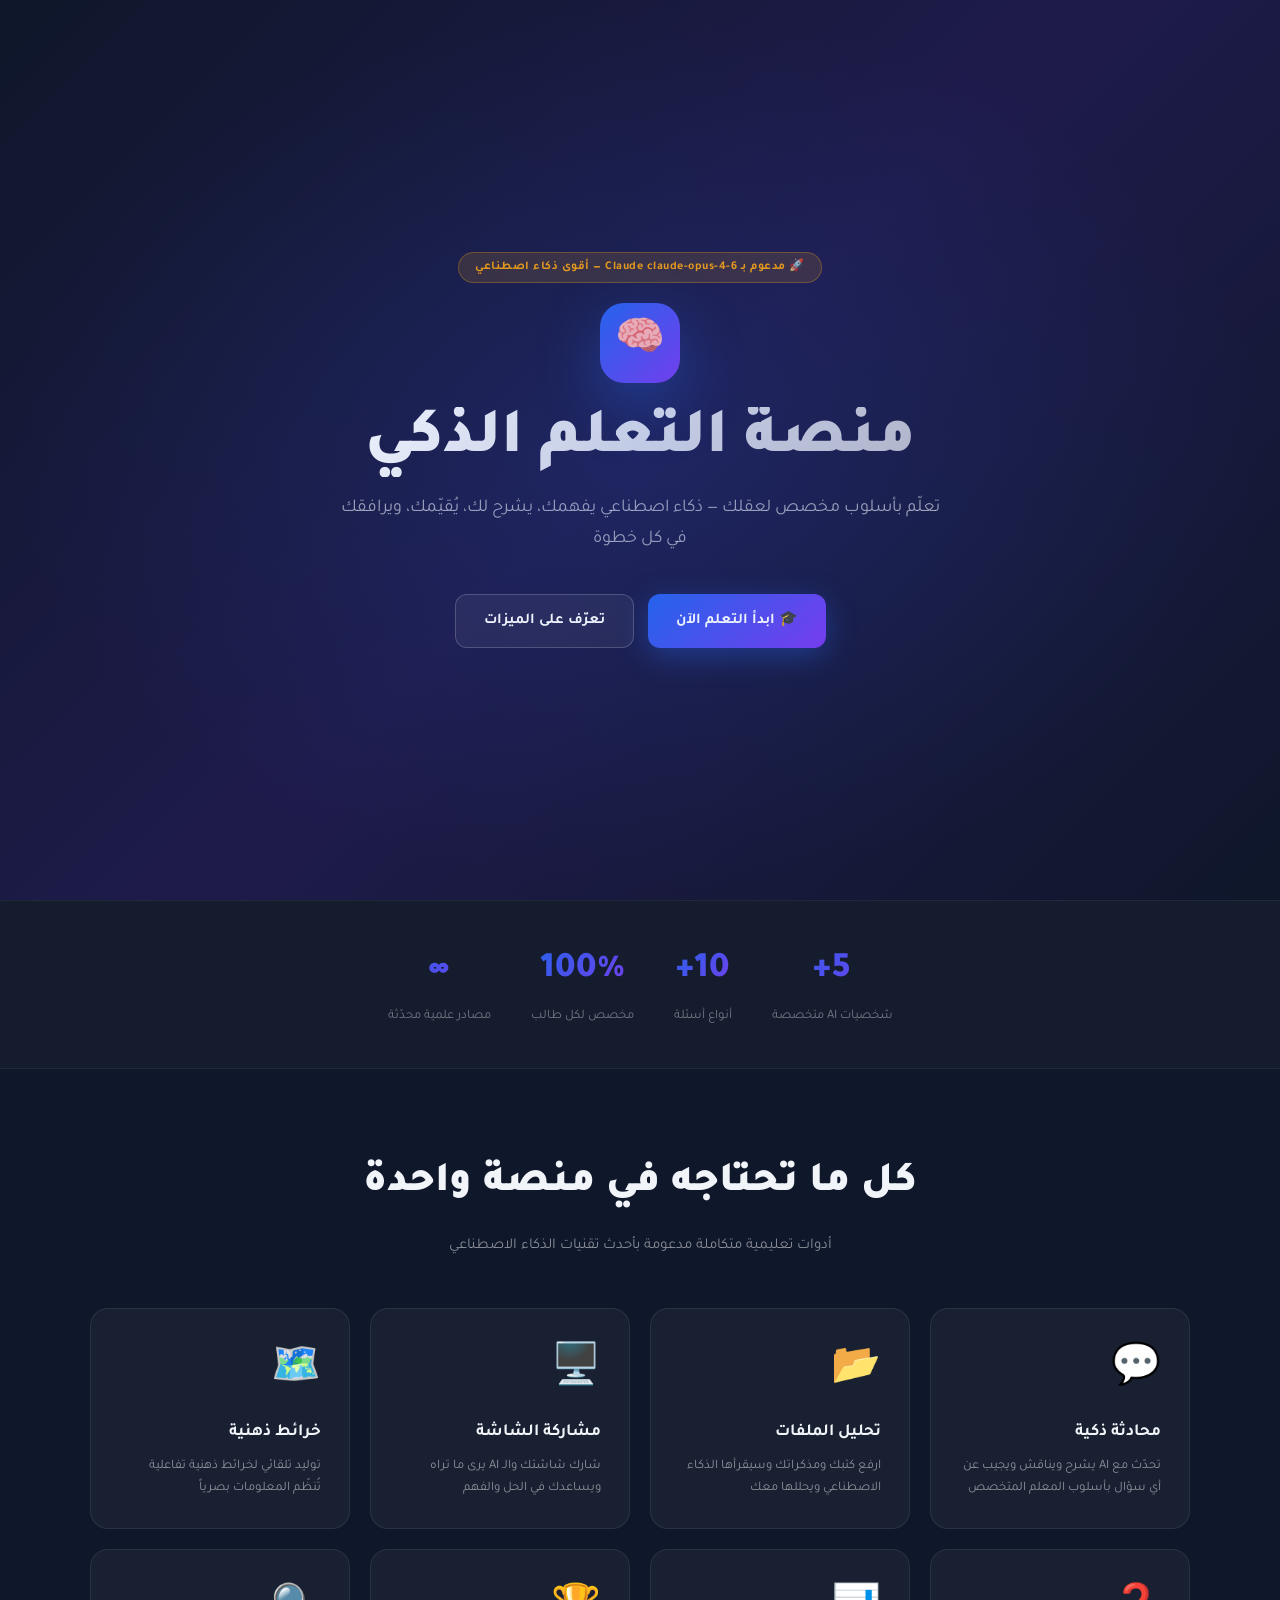
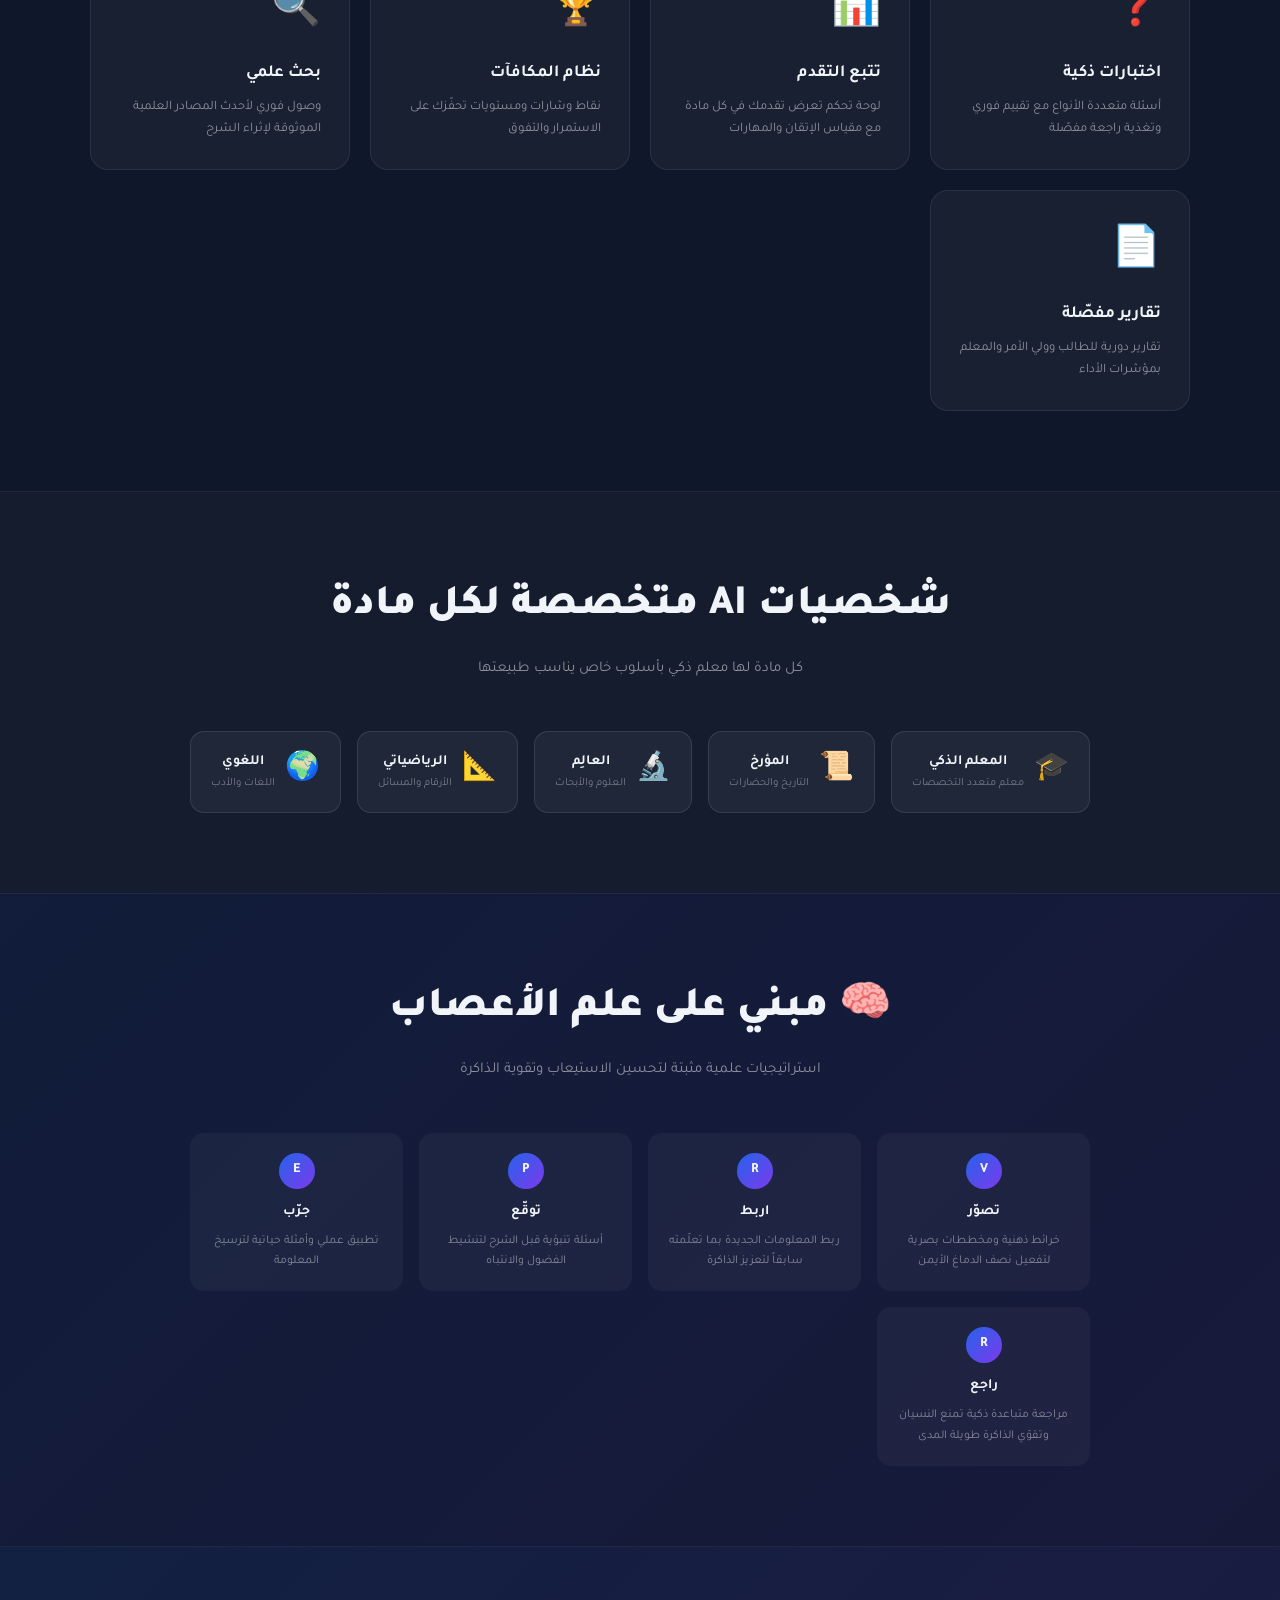
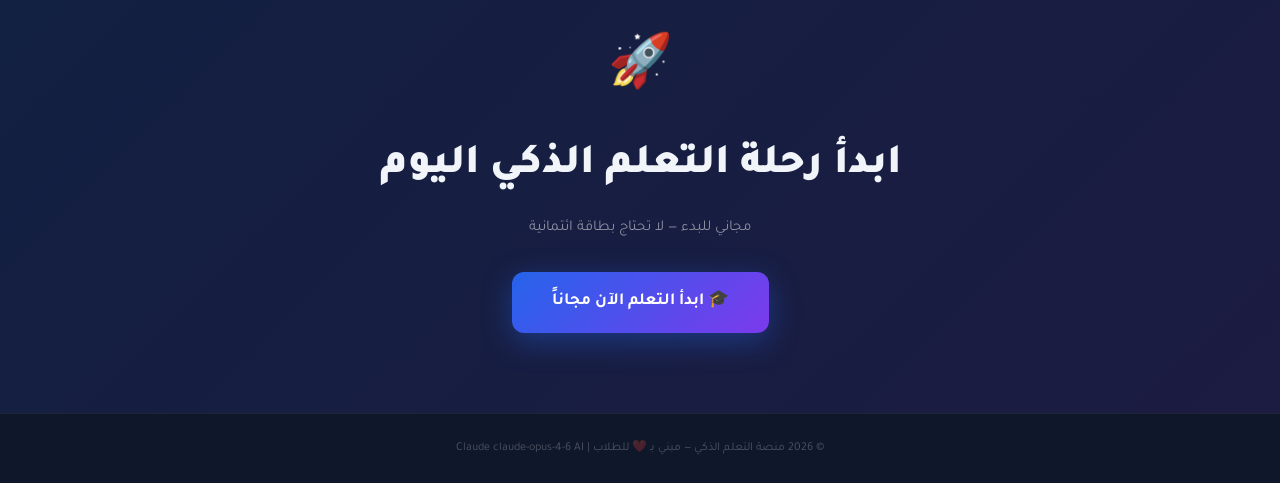
<file: index.html>
<!DOCTYPE html>
<html lang="ar" dir="rtl">
<head>
<meta charset="UTF-8">
<meta name="viewport" content="width=device-width, initial-scale=1.0">
<title>AI Edu — منصة التعلم الذكي</title>
<link href="https://fonts.googleapis.com/css2?family=Tajawal:wght@300;400;700;900&display=swap" rel="stylesheet">
<style>
*,*::before,*::after{box-sizing:border-box;margin:0;padding:0}
html{direction:rtl;scroll-behavior:smooth}
body{font-family:'Tajawal',sans-serif;background:#0f172a;color:#f1f5f9;line-height:1.7;overflow-x:hidden}
:root{--p:#2563eb;--s:#7c3aed;--a:#f59e0b}
.hero{min-height:100vh;background:linear-gradient(135deg,#0f172a 0%,#1e1b4b 50%,#0f172a 100%);display:flex;flex-direction:column;align-items:center;justify-content:center;text-align:center;padding:40px 20px;position:relative;overflow:hidden}
.hero::before{content:'';position:absolute;inset:0;background:radial-gradient(ellipse at center,rgba(37,99,235,.15) 0%,transparent 70%);pointer-events:none}
.logo{width:80px;height:80px;background:linear-gradient(135deg,var(--p),var(--s));border-radius:24px;display:flex;align-items:center;justify-content:center;font-size:40px;margin:0 auto 24px;box-shadow:0 20px 60px rgba(37,99,235,.4);animation:float 3s ease-in-out infinite}
@keyframes float{0%,100%{transform:translateY(0)}50%{transform:translateY(-12px)}}
.hero h1{font-size:clamp(32px,6vw,64px);font-weight:900;line-height:1.1;margin-bottom:16px;background:linear-gradient(135deg,#fff 0%,rgba(255,255,255,.7) 100%);-webkit-background-clip:text;-webkit-text-fill-color:transparent;background-clip:text}
.hero .sub{font-size:clamp(14px,2.5vw,18px);color:rgba(255,255,255,.6);max-width:600px;margin:0 auto 40px}
.cta-group{display:flex;gap:14px;justify-content:center;flex-wrap:wrap}
.btn{display:inline-flex;align-items:center;gap:8px;padding:13px 28px;border-radius:12px;font-family:inherit;font-size:15px;font-weight:700;cursor:pointer;border:none;text-decoration:none;transition:all .25s ease}
.btn-primary{background:linear-gradient(135deg,var(--p),var(--s));color:#fff;box-shadow:0 8px 30px rgba(37,99,235,.4)}
.btn-primary:hover{transform:translateY(-2px);box-shadow:0 12px 40px rgba(37,99,235,.5)}
.btn-outline{background:rgba(255,255,255,.06);color:#fff;border:1.5px solid rgba(255,255,255,.2)}
.btn-outline:hover{background:rgba(255,255,255,.12);border-color:rgba(255,255,255,.4)}
.badge{display:inline-block;background:rgba(245,158,11,.15);color:var(--a);border:1px solid rgba(245,158,11,.3);border-radius:99px;padding:4px 16px;font-size:12px;font-weight:700;letter-spacing:.5px;margin-bottom:20px}
/* Features */
.section{padding:80px 20px;text-align:center}
.section-title{font-size:clamp(26px,4vw,42px);font-weight:900;margin-bottom:12px}
.section-sub{color:rgba(255,255,255,.5);max-width:500px;margin:0 auto 50px;font-size:15px}
.features-grid{display:grid;grid-template-columns:repeat(auto-fit,minmax(260px,1fr));gap:20px;max-width:1100px;margin:0 auto}
.feature-card{background:rgba(255,255,255,.04);border:1px solid rgba(255,255,255,.08);border-radius:18px;padding:28px;text-align:right;transition:all .3s ease;cursor:default}
.feature-card:hover{background:rgba(255,255,255,.07);border-color:rgba(37,99,235,.4);transform:translateY(-6px)}
.f-icon{font-size:40px;margin-bottom:14px;display:block}
.f-title{font-size:17px;font-weight:700;margin-bottom:8px}
.f-desc{font-size:13px;color:rgba(255,255,255,.5);line-height:1.7}
/* Personas */
.personas{display:flex;gap:16px;justify-content:center;flex-wrap:wrap;margin-top:40px}
.persona{background:rgba(255,255,255,.05);border:1px solid rgba(255,255,255,.1);border-radius:14px;padding:16px 20px;display:flex;align-items:center;gap:10px;transition:.25s}
.persona:hover{border-color:var(--p);background:rgba(37,99,235,.1)}
.persona-emoji{font-size:28px}
.persona-text .name{font-weight:700;font-size:14px}
.persona-text .desc{font-size:11px;color:rgba(255,255,255,.4)}
/* Stats */
.stats{display:flex;justify-content:center;gap:40px;flex-wrap:wrap;padding:40px 20px;background:rgba(255,255,255,.02);border-top:1px solid rgba(255,255,255,.06);border-bottom:1px solid rgba(255,255,255,.06)}
.stat{text-align:center}
.stat-n{font-size:36px;font-weight:900;background:linear-gradient(135deg,var(--p),var(--s));-webkit-background-clip:text;-webkit-text-fill-color:transparent;background-clip:text}
.stat-l{font-size:13px;color:rgba(255,255,255,.4);margin-top:4px}
/* Brain science */
.brain-section{background:linear-gradient(135deg,rgba(37,99,235,.08),rgba(124,58,237,.08));border-top:1px solid rgba(255,255,255,.05);border-bottom:1px solid rgba(255,255,255,.05)}
.steps{display:grid;grid-template-columns:repeat(auto-fit,minmax(200px,1fr));gap:16px;max-width:900px;margin:0 auto}
.step{background:rgba(255,255,255,.04);border-radius:14px;padding:20px;text-align:center}
.step-num{width:36px;height:36px;background:linear-gradient(135deg,var(--p),var(--s));border-radius:50%;display:flex;align-items:center;justify-content:center;font-weight:800;font-size:14px;margin:0 auto 12px}
.step-title{font-weight:700;font-size:14px;margin-bottom:6px}
.step-desc{font-size:12px;color:rgba(255,255,255,.45)}
/* CTA section */
.cta-section{padding:80px 20px;text-align:center;background:linear-gradient(135deg,rgba(37,99,235,.12),rgba(124,58,237,.12))}
/* Footer */
footer{padding:24px;text-align:center;color:rgba(255,255,255,.25);font-size:12px;border-top:1px solid rgba(255,255,255,.06)}
</style>
</head>
<body>

<!-- Hero -->
<section class="hero">
  <div class="badge">🚀 مدعوم بـ Claude claude-opus-4-6 — أقوى ذكاء اصطناعي</div>
  <div class="logo">🧠</div>
  <h1>منصة التعلم الذكي</h1>
  <p class="sub">تعلّم بأسلوب مخصص لعقلك — ذكاء اصطناعي يفهمك، يشرح لك، يُقيّمك، ويرافقك في كل خطوة</p>
  <div class="cta-group">
    <a href="/app" class="btn btn-primary">🎓 ابدأ التعلم الآن</a>
    <a href="#features" class="btn btn-outline">تعرّف على الميزات</a>
  </div>
</section>

<!-- Stats -->
<div class="stats">
  <div class="stat"><div class="stat-n">5+</div><div class="stat-l">شخصيات AI متخصصة</div></div>
  <div class="stat"><div class="stat-n">10+</div><div class="stat-l">أنواع أسئلة</div></div>
  <div class="stat"><div class="stat-n">100%</div><div class="stat-l">مخصص لكل طالب</div></div>
  <div class="stat"><div class="stat-n">∞</div><div class="stat-l">مصادر علمية محدّثة</div></div>
</div>

<!-- Features -->
<section class="section" id="features">
  <div class="section-title">كل ما تحتاجه في منصة واحدة</div>
  <div class="section-sub">أدوات تعليمية متكاملة مدعومة بأحدث تقنيات الذكاء الاصطناعي</div>
  <div class="features-grid">
    <div class="feature-card"><span class="f-icon">💬</span><div class="f-title">محادثة ذكية</div><div class="f-desc">تحدّث مع AI يشرح ويناقش ويجيب عن أي سؤال بأسلوب المعلم المتخصص</div></div>
    <div class="feature-card"><span class="f-icon">📂</span><div class="f-title">تحليل الملفات</div><div class="f-desc">ارفع كتبك ومذكراتك وسيقرأها الذكاء الاصطناعي ويحللها معك</div></div>
    <div class="feature-card"><span class="f-icon">🖥️</span><div class="f-title">مشاركة الشاشة</div><div class="f-desc">شارك شاشتك والـ AI يرى ما تراه ويساعدك في الحل والفهم</div></div>
    <div class="feature-card"><span class="f-icon">🗺️</span><div class="f-title">خرائط ذهنية</div><div class="f-desc">توليد تلقائي لخرائط ذهنية تفاعلية تُنظّم المعلومات بصرياً</div></div>
    <div class="feature-card"><span class="f-icon">❓</span><div class="f-title">اختبارات ذكية</div><div class="f-desc">أسئلة متعددة الأنواع مع تقييم فوري وتغذية راجعة مفصّلة</div></div>
    <div class="feature-card"><span class="f-icon">📊</span><div class="f-title">تتبع التقدم</div><div class="f-desc">لوحة تحكم تعرض تقدمك في كل مادة مع مقياس الإتقان والمهارات</div></div>
    <div class="feature-card"><span class="f-icon">🏆</span><div class="f-title">نظام المكافآت</div><div class="f-desc">نقاط وشارات ومستويات تحفّزك على الاستمرار والتفوق</div></div>
    <div class="feature-card"><span class="f-icon">🔍</span><div class="f-title">بحث علمي</div><div class="f-desc">وصول فوري لأحدث المصادر العلمية الموثوقة لإثراء الشرح</div></div>
    <div class="feature-card"><span class="f-icon">📄</span><div class="f-title">تقارير مفصّلة</div><div class="f-desc">تقارير دورية للطالب وولي الأمر والمعلم بمؤشرات الأداء</div></div>
  </div>
</section>

<!-- Personas -->
<section class="section" style="background:rgba(255,255,255,.02);border-top:1px solid rgba(255,255,255,.05)">
  <div class="section-title">شخصيات AI متخصصة لكل مادة</div>
  <div class="section-sub">كل مادة لها معلم ذكي بأسلوب خاص يناسب طبيعتها</div>
  <div class="personas">
    <div class="persona"><span class="persona-emoji">🎓</span><div class="persona-text"><div class="name">المعلم الذكي</div><div class="desc">معلم متعدد التخصصات</div></div></div>
    <div class="persona"><span class="persona-emoji">📜</span><div class="persona-text"><div class="name">المؤرخ</div><div class="desc">التاريخ والحضارات</div></div></div>
    <div class="persona"><span class="persona-emoji">🔬</span><div class="persona-text"><div class="name">العالِم</div><div class="desc">العلوم والأبحاث</div></div></div>
    <div class="persona"><span class="persona-emoji">📐</span><div class="persona-text"><div class="name">الرياضياتي</div><div class="desc">الأرقام والمسائل</div></div></div>
    <div class="persona"><span class="persona-emoji">🌍</span><div class="persona-text"><div class="name">اللغوي</div><div class="desc">اللغات والأدب</div></div></div>
  </div>
</section>

<!-- Brain Science -->
<section class="section brain-section">
  <div class="section-title">🧠 مبني على علم الأعصاب</div>
  <div class="section-sub">استراتيجيات علمية مثبتة لتحسين الاستيعاب وتقوية الذاكرة</div>
  <div class="steps">
    <div class="step"><div class="step-num">V</div><div class="step-title">تصوّر</div><div class="step-desc">خرائط ذهنية ومخططات بصرية لتفعيل نصف الدماغ الأيمن</div></div>
    <div class="step"><div class="step-num">R</div><div class="step-title">اربط</div><div class="step-desc">ربط المعلومات الجديدة بما تعلّمته سابقاً لتعزيز الذاكرة</div></div>
    <div class="step"><div class="step-num">P</div><div class="step-title">توقّع</div><div class="step-desc">أسئلة تنبؤية قبل الشرح لتنشيط الفضول والانتباه</div></div>
    <div class="step"><div class="step-num">E</div><div class="step-title">جرّب</div><div class="step-desc">تطبيق عملي وأمثلة حياتية لترسيخ المعلومة</div></div>
    <div class="step"><div class="step-num">R</div><div class="step-title">راجع</div><div class="step-desc">مراجعة متباعدة ذكية تمنع النسيان وتقوّي الذاكرة طويلة المدى</div></div>
  </div>
</section>

<!-- CTA -->
<section class="cta-section">
  <div style="font-size:52px;margin-bottom:16px">🚀</div>
  <div class="section-title">ابدأ رحلة التعلم الذكي اليوم</div>
  <div class="section-sub" style="margin-bottom:32px">مجاني للبدء — لا تحتاج بطاقة ائتمانية</div>
  <a href="/app" class="btn btn-primary" style="font-size:17px;padding:16px 40px">🎓 ابدأ التعلم الآن مجاناً</a>
</section>

<footer>© 2026 منصة التعلم الذكي — مبني بـ ❤️ للطلاب | Claude claude-opus-4-6 AI</footer>

</body>
</html>
</file>
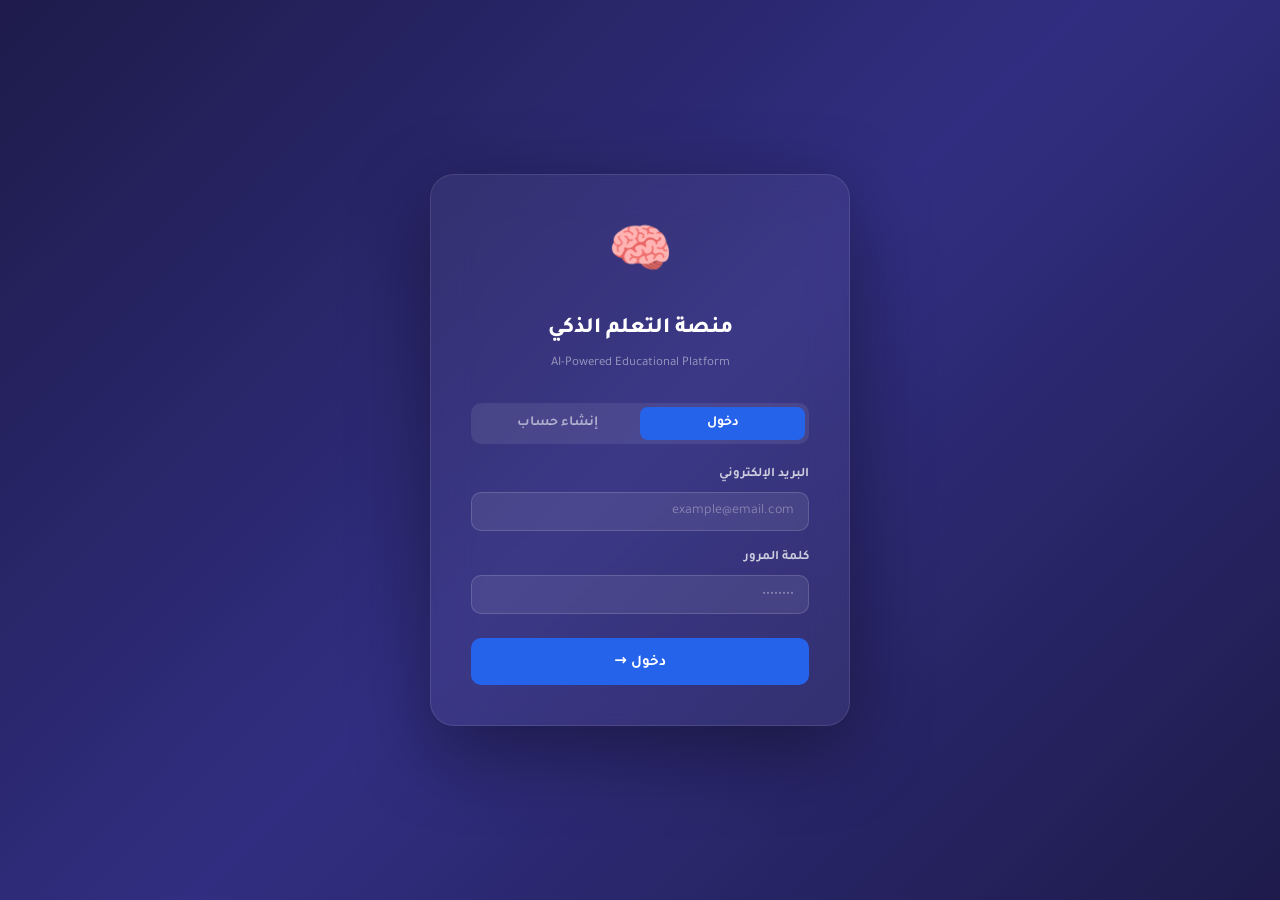
<file: app.html>
<!DOCTYPE html>
<html lang="ar" dir="rtl">
<head>
<meta charset="UTF-8">
<meta name="viewport" content="width=device-width, initial-scale=1.0">
<title>منصة التعلم الذكي — AI Edu</title>
<link rel="stylesheet" href="/static/css/style.css">
<link href="https://fonts.googleapis.com/css2?family=Tajawal:wght@300;400;500;700;900&display=swap" rel="stylesheet">
</head>
<body>

<!-- Toast Container -->
<div id="toast-container" class="toast-container"></div>

<!-- ══════════════════════════════════════════════
     AUTH SCREEN
     ══════════════════════════════════════════════ -->
<div id="auth-screen">
  <div class="auth-card">
    <div class="auth-logo">
      <span class="logo-emoji">🧠</span>
      <h1>منصة التعلم الذكي</h1>
      <p>AI-Powered Educational Platform</p>
    </div>

    <div class="tab-switcher">
      <button class="tab-btn auth-tab active" id="tab-login" onclick="switchAuthTab('login')">دخول</button>
      <button class="tab-btn auth-tab" id="tab-register" onclick="switchAuthTab('register')">إنشاء حساب</button>
    </div>

    <!-- Login Form -->
    <form id="form-login" onsubmit="handleLogin(event)">
      <div class="input-group">
        <label>البريد الإلكتروني</label>
        <input id="login-email" type="email" class="input-field" placeholder="example@email.com" required>
      </div>
      <div class="input-group">
        <label>كلمة المرور</label>
        <input id="login-password" type="password" class="input-field" placeholder="••••••••" required>
      </div>
      <button type="submit" class="btn btn-primary">دخول →</button>
    </form>

    <!-- Register Form -->
    <form id="form-register" class="hidden" onsubmit="handleRegister(event)">
      <div class="input-group">
        <label>الاسم الكامل</label>
        <input id="reg-name" type="text" class="input-field" placeholder="اسمك الكريم" required>
      </div>
      <div class="input-group">
        <label>البريد الإلكتروني</label>
        <input id="reg-email" type="email" class="input-field" placeholder="example@email.com" required>
      </div>
      <div class="input-group">
        <label>كلمة المرور</label>
        <input id="reg-password" type="password" class="input-field" placeholder="كلمة مرور قوية" required minlength="6">
      </div>
      <div class="input-group">
        <label>الدور</label>
        <select id="reg-role" class="input-field select-field">
          <option value="student">طالب</option>
          <option value="teacher">معلم</option>
          <option value="parent">ولي أمر</option>
        </select>
      </div>
      <button type="submit" class="btn btn-primary">إنشاء الحساب →</button>
    </form>
  </div>
</div>

<!-- ══════════════════════════════════════════════
     MAIN APP
     ══════════════════════════════════════════════ -->
<div id="app-root" class="hidden">

  <!-- Sidebar -->
  <aside class="sidebar" id="sidebar">
    <div class="sidebar-logo">
      <div class="logo-icon">🧠</div>
      <div>
        <div style="font-weight:800;font-size:15px">AI Edu</div>
        <div style="font-size:11px;opacity:.5">منصة التعلم الذكي</div>
      </div>
    </div>

    <nav class="sidebar-nav">
      <div class="nav-section">الرئيسية</div>
      <div class="nav-item active" data-panel="chat" onclick="loadPanel('chat')">
        <span class="nav-icon">💬</span> المحادثة التعليمية
      </div>
      <div class="nav-item" data-panel="files" onclick="loadPanel('files')">
        <span class="nav-icon">📂</span> ملفاتي
      </div>

      <div class="nav-section">أدوات التعلم</div>
      <div class="nav-item" data-panel="mindmap" onclick="loadPanel('mindmap')">
        <span class="nav-icon">🗺️</span> الخرائط الذهنية
      </div>
      <div class="nav-item" data-panel="quiz" onclick="loadPanel('quiz')">
        <span class="nav-icon">❓</span> الاختبارات
      </div>
      <div class="nav-item" data-panel="assessment" onclick="loadPanel('assessment')">
        <span class="nav-icon">📋</span> التقييم الذاتي
      </div>

      <div class="nav-section">متابعة التقدم</div>
      <div class="nav-item" data-panel="progress" onclick="loadPanel('progress')">
        <span class="nav-icon">📊</span> تقدمي
      </div>
      <div class="nav-item" data-panel="rewards" onclick="loadPanel('rewards')">
        <span class="nav-icon">🏆</span> مكافآتي
      </div>
      <div class="nav-item" data-panel="report" onclick="loadPanel('report')">
        <span class="nav-icon">📄</span> التقارير
      </div>
    </nav>

    <div class="sidebar-footer">
      <div class="user-card">
        <div class="user-avatar">👤</div>
        <div class="user-info">
          <div class="name" id="user-name">الطالب</div>
          <div class="role" id="user-role">طالب</div>
        </div>
        <button class="btn btn-ghost btn-icon" onclick="logout()" title="خروج" style="margin-right:auto;color:rgba(255,255,255,.4)">↩</button>
      </div>
    </div>
  </aside>

  <!-- Main Area -->
  <div class="main-area">
    <!-- Topbar -->
    <div class="topbar">
      <button class="btn btn-ghost btn-icon" onclick="toggleSidebar()" style="display:none" id="menu-btn">☰</button>
      <div class="topbar-title" id="topbar-title">💬 المحادثة التعليمية</div>
      <div class="topbar-actions">
        <button class="btn btn-outline btn-sm" onclick="startScreenShare()" title="مشاركة الشاشة">📸 الشاشة</button>
        <span id="screen-indicator" class="hidden" style="font-size:12px;color:var(--success);font-weight:700">● شاشة ملتقطة</span>
        <button class="btn btn-ghost btn-icon" onclick="toggleTheme()">🌙</button>
      </div>
    </div>

    <!-- Content -->
    <div class="content-area">

      <!-- ── CHAT PANEL ── -->
      <div class="panel active" id="panel-chat">
        <div class="chat-wrapper">

          <!-- Chat Main -->
          <div class="chat-main">
            <div class="chat-header">
              <div class="persona-badge" id="persona-icon">🎓</div>
              <div class="chat-header-info">
                <div class="name" id="persona-name">المعلم الذكي</div>
                <div class="status">● متصل ومستعد للمساعدة</div>
              </div>
            </div>

            <div id="chat-messages" class="chat-messages">
              <div class="message ai">
                <div class="message-avatar">🧠</div>
                <div class="message-bubble">
                  <strong>مرحباً! أنا معلمك الذكي 🎓</strong><br><br>
                  يمكنني مساعدتك في:
                  <br>• شرح الدروس وتبسيط المفاهيم الصعبة
                  <br>• تلخيص الملفات والكتب المدرسية
                  <br>• إنشاء خرائط ذهنية واختبارات
                  <br>• البحث في المصادر العلمية الموثوقة
                  <br>• مناقشة أي سؤال علمي أو ثقافي
                  <br><br>ابدأ بطرح سؤالك! 💪
                </div>
              </div>
            </div>

            <div class="chat-input-area">
              <div class="chat-input-row">
                <textarea id="chat-input" class="input-field" placeholder="اكتب سؤالك هنا... (Shift+Enter لسطر جديد)" rows="1"></textarea>
                <button class="btn btn-primary btn-icon" onclick="sendMessage()" title="إرسال">➤</button>
              </div>
              <div style="display:flex;gap:8px;flex-wrap:wrap">
                <button class="btn btn-ghost btn-sm" onclick="quickAction('لخّص الموضوع في نقاط')">📝 تلخيص</button>
                <button class="btn btn-ghost btn-sm" onclick="quickAction('اشرح هذا بأمثلة عملية')">💡 أمثلة</button>
                <button class="btn btn-ghost btn-sm" onclick="generateMindMapFromChat()">🗺️ خريطة ذهنية</button>
                <button class="btn btn-ghost btn-sm" onclick="quickAction('اطرح عليّ أسئلة مراجعة')">❓ مراجعة</button>
                <button class="btn btn-ghost btn-sm" onclick="quickAction('ما هي المصادر العلمية الموثوقة لهذا الموضوع؟')">🔍 مصادر</button>
              </div>
            </div>
          </div>

          <!-- Chat Sidebar -->
          <div class="chat-sidebar">
            <div class="card" style="padding:14px">
              <div class="card-title" style="font-size:13px">🎭 اختر الشخصية</div>
              <div id="persona-bar" class="persona-selector"></div>
            </div>

            <div class="card" style="padding:14px">
              <div class="card-title" style="font-size:13px">📚 المادة الحالية</div>
              <select class="input-field select-field" onchange="State.currentSubject=this.value" style="font-size:13px">
                <option value="عام">عام</option>
                <option value="تاريخ">تاريخ</option>
                <option value="علوم">علوم</option>
                <option value="رياضيات">رياضيات</option>
                <option value="لغة عربية">لغة عربية</option>
                <option value="لغة إنجليزية">لغة إنجليزية</option>
                <option value="جغرافيا">جغرافيا</option>
                <option value="فيزياء">فيزياء</option>
                <option value="كيمياء">كيمياء</option>
                <option value="أحياء">أحياء</option>
              </select>
            </div>

            <div class="card" style="padding:14px">
              <div class="card-title" style="font-size:13px">⚡ إجراءات سريعة</div>
              <div style="display:flex;flex-direction:column;gap:6px">
                <button class="btn btn-outline btn-sm w-full" onclick="loadPanel('quiz')">إنشاء اختبار</button>
                <button class="btn btn-outline btn-sm w-full" onclick="loadPanel('mindmap')">خريطة ذهنية</button>
                <button class="btn btn-outline btn-sm w-full" onclick="loadPanel('files')">رفع ملف</button>
                <button class="btn btn-outline btn-sm w-full" onclick="generateReport()">تقرير أدائي</button>
              </div>
            </div>
          </div>
        </div>
      </div>

      <!-- ── FILES PANEL ── -->
      <div class="panel" id="panel-files">
        <div class="card">
          <div class="card-title">📂 رفع الملفات الدراسية</div>
          <div id="upload-zone" class="upload-zone">
            <div class="upload-icon">📎</div>
            <div class="upload-text">اسحب الملفات هنا أو انقر للرفع</div>
            <div class="upload-hint">PDF، صور، نصوص — الحد الأقصى 10MB</div>
            <input id="file-input" type="file" multiple accept=".pdf,.txt,.png,.jpg,.jpeg,.webp,.md" style="display:none">
          </div>
        </div>
        <div class="card">
          <div class="card-title">📋 الملفات المرفوعة</div>
          <div id="file-list" class="file-list">
            <p class="text-muted text-center">لا توجد ملفات مرفوعة بعد</p>
          </div>
        </div>
      </div>

      <!-- ── MINDMAP PANEL ── -->
      <div class="panel" id="panel-mindmap">
        <div class="card">
          <div class="card-title">🗺️ توليد خريطة ذهنية جديدة</div>
          <div style="display:flex;gap:12px;flex-wrap:wrap">
            <div style="flex:1;min-width:200px">
              <input id="mm-topic" type="text" class="input-field" placeholder="موضوع الخريطة (مثال: الثورة الصناعية)">
            </div>
            <div style="flex:2;min-width:200px">
              <input id="mm-content" type="text" class="input-field" placeholder="محتوى إضافي أو ملاحظات (اختياري)">
            </div>
            <button class="btn btn-primary" onclick="generateMindMap(document.getElementById('mm-topic').value, document.getElementById('mm-content').value)">
              🗺️ توليد الخريطة
            </button>
          </div>
        </div>

        <div class="mindmap-container card" style="padding:0">
          <div class="mindmap-toolbar">
            <button class="btn btn-ghost btn-sm" onclick="resizeMindMap(-1)">−</button>
            <button class="btn btn-ghost btn-sm" onclick="resizeMindMap(1)">+</button>
            <button class="btn btn-ghost btn-sm" onclick="exportMindMap()">💾 تصدير</button>
          </div>
          <canvas id="mindmap-canvas"></canvas>
          <div id="mindmap-empty" style="padding:60px;text-align:center;color:var(--text-muted)">
            <div style="font-size:64px">🗺️</div>
            <p>أنشئ خريطة ذهنية جديدة أو اختر واحدة محفوظة</p>
          </div>
        </div>

        <div class="card">
          <div class="card-title">📚 الخرائط المحفوظة</div>
          <div id="mindmap-list" style="display:grid;grid-template-columns:repeat(auto-fill,minmax(200px,1fr));gap:12px">
            <p class="text-muted">جاري التحميل...</p>
          </div>
        </div>
      </div>

      <!-- ── QUIZ PANEL ── -->
      <div class="panel" id="panel-quiz">
        <div class="quiz-wrapper">

          <!-- Setup -->
          <div id="quiz-setup">
            <div class="card">
              <div class="card-title">❓ إنشاء اختبار جديد</div>
              <div style="display:grid;grid-template-columns:1fr 1fr;gap:12px">
                <div class="input-group">
                  <label>المادة</label>
                  <input id="quiz-subject" type="text" class="input-field" placeholder="مثال: تاريخ، رياضيات">
                </div>
                <div class="input-group">
                  <label>الموضوع</label>
                  <input id="quiz-topic" type="text" class="input-field" placeholder="مثال: الحرب العالمية الثانية">
                </div>
                <div class="input-group">
                  <label>نوع الأسئلة</label>
                  <select id="quiz-type" class="input-field select-field">
                    <option value="mcq">متعددة الخيارات</option>
                    <option value="truefalse">صح / خطأ</option>
                    <option value="short">إجابة قصيرة</option>
                  </select>
                </div>
                <div class="input-group">
                  <label>مستوى الصعوبة</label>
                  <select id="quiz-difficulty" class="input-field select-field">
                    <option value="easy">سهل</option>
                    <option value="medium" selected>متوسط</option>
                    <option value="hard">صعب</option>
                  </select>
                </div>
                <div class="input-group">
                  <label>عدد الأسئلة</label>
                  <select id="quiz-count" class="input-field select-field">
                    <option value="5" selected>5 أسئلة</option>
                    <option value="10">10 أسئلة</option>
                    <option value="15">15 سؤالاً</option>
                    <option value="20">20 سؤالاً</option>
                  </select>
                </div>
              </div>
              <button class="btn btn-primary" onclick="generateQuiz()">⚡ توليد الاختبار</button>
            </div>
          </div>

          <!-- Quiz Area -->
          <div id="quiz-area" class="hidden">
            <div class="quiz-header">
              <div class="quiz-progress-info">
                <span id="quiz-q-num">1 / 5</span>
                <div class="quiz-timer" id="quiz-timer">05:00</div>
              </div>
              <div class="progress-bar" style="background:rgba(255,255,255,.3)">
                <div class="progress-fill" id="quiz-progress-bar" style="width:20%;background:#fff"></div>
              </div>
            </div>
            <div id="quiz-questions"></div>
          </div>

          <!-- Result -->
          <div id="quiz-result" class="hidden">
            <div class="quiz-result-card">
              <div class="score-circle" id="score-circle">
                <span id="score-value">0%</span>
              </div>
              <h2 style="margin-bottom:8px" id="result-correct">النتيجة</h2>
              <p class="text-muted" id="result-feedback" style="margin-bottom:24px;max-width:500px;margin-left:auto;margin-right:auto"></p>
              <div style="display:flex;gap:12px;justify-content:center;flex-wrap:wrap">
                <button class="btn btn-primary" onclick="resetQuiz()">🔄 اختبار جديد</button>
                <button class="btn btn-outline" onclick="loadPanel('progress')">📊 رؤية تقدمي</button>
              </div>
            </div>
          </div>
        </div>
      </div>

      <!-- ── PROGRESS PANEL ── -->
      <div class="panel" id="panel-progress">
        <div class="stats-grid">
          <div class="stat-card">
            <div class="stat-icon blue">⭐</div>
            <div><div class="stat-value" id="prog-points">0</div><div class="stat-label">إجمالي النقاط</div></div>
          </div>
          <div class="stat-card">
            <div class="stat-icon purple">🏅</div>
            <div><div class="stat-value" id="prog-level">1</div><div class="stat-label">المستوى الحالي</div></div>
          </div>
          <div class="stat-card">
            <div class="stat-icon amber">📚</div>
            <div><div class="stat-value" id="prog-sessions">0</div><div class="stat-label">الجلسات</div></div>
          </div>
          <div class="stat-card">
            <div class="stat-icon green">🔥</div>
            <div><div class="stat-value" id="prog-streak">0</div><div class="stat-label">أيام متتالية</div></div>
          </div>
        </div>

        <div class="card">
          <div class="card-title">📈 تقدم المستوى</div>
          <div class="progress-bar" style="height:12px">
            <div class="progress-fill" id="level-progress" style="width:0%"></div>
          </div>
          <div class="text-sm text-muted mt-2" id="level-label">تحميل...</div>
        </div>

        <div class="card">
          <div class="card-title">📚 التقدم في المواد</div>
          <div id="subject-progress-list" class="subject-progress-list">
            <p class="text-muted text-center">ابدأ جلساتك لرؤية تقدمك!</p>
          </div>
        </div>

        <div class="card">
          <div class="card-title">🛤️ مسار التعلم المقترح</div>
          <div style="display:flex;gap:12px;flex-wrap:wrap;margin-bottom:12px">
            <select id="path-subject" class="input-field select-field" style="max-width:200px">
              <option value="تاريخ">تاريخ</option>
              <option value="علوم">علوم</option>
              <option value="رياضيات">رياضيات</option>
              <option value="لغة عربية">لغة عربية</option>
            </select>
            <button class="btn btn-primary btn-sm" onclick="loadLearningPath()">عرض المسار</button>
          </div>
          <div id="learning-path-content" class="text-muted text-sm">اختر مادة لعرض مسار التعلم المخصص لك</div>
        </div>
      </div>

      <!-- ── REWARDS PANEL ── -->
      <div class="panel" id="panel-rewards">
        <div class="level-banner">
          <div class="level-num" id="reward-level">1</div>
          <div class="level-info">
            <div class="title">🏆 بطل التعلم</div>
            <div class="subtitle">استمر في التعلم لكسب المزيد من المكافآت!</div>
          </div>
        </div>
        <div class="card">
          <div class="card-title">🎖️ الشارات والمكافآت</div>
          <div id="rewards-grid" class="rewards-grid">
            <p class="text-muted text-center">أكمل مهاماً لكسب مكافآت! 🏆</p>
          </div>
        </div>
      </div>

      <!-- ── ASSESSMENT PANEL ── -->
      <div class="panel" id="panel-assessment">
        <div class="assessment-intro">
          <div class="big-icon">📋</div>
          <h2>نظام التقييم الذكي</h2>
          <p>قيّم مستواك الحالي واكتشف نقاط قوتك ومجالات التطوير</p>
        </div>
        <div style="display:grid;grid-template-columns:repeat(auto-fit,minmax(240px,1fr));gap:16px;max-width:800px;margin:0 auto">
          <div class="input-group" style="grid-column:1/-1">
            <label>اختر المادة</label>
            <select id="assess-subject" class="input-field select-field" style="max-width:300px">
              <option value="">— اختر المادة —</option>
              <option>تاريخ</option><option>علوم</option><option>رياضيات</option>
              <option>لغة عربية</option><option>فيزياء</option><option>كيمياء</option>
            </select>
          </div>

          <div class="card" style="text-align:center;cursor:pointer" onclick="startAssessment('diagnostic')">
            <div style="font-size:40px;margin-bottom:12px">🔍</div>
            <div class="card-title">التقييم التشخيصي</div>
            <p class="text-muted text-sm">قياس مستواك الحالي</p>
          </div>
          <div class="card" style="text-align:center;cursor:pointer" onclick="startAssessment('pre_test')">
            <div style="font-size:40px;margin-bottom:12px">📝</div>
            <div class="card-title">الاختبار القبلي</div>
            <p class="text-muted text-sm">قبل بداية الدرس</p>
          </div>
          <div class="card" style="text-align:center;cursor:pointer" onclick="startAssessment('post_test')">
            <div style="font-size:40px;margin-bottom:12px">✅</div>
            <div class="card-title">الاختبار البعدي</div>
            <p class="text-muted text-sm">بعد الانتهاء من الدرس</p>
          </div>
          <div class="card" style="text-align:center;cursor:pointer" onclick="startAssessment('intelligences')">
            <div style="font-size:40px;margin-bottom:12px">🧩</div>
            <div class="card-title">الذكاءات المتعددة</div>
            <p class="text-muted text-sm">اكتشف نوع ذكاءك</p>
          </div>
        </div>
      </div>

      <!-- ── REPORT PANEL ── -->
      <div class="panel" id="panel-report">
        <div class="card">
          <div class="card-title">📊 إعداد التقرير التعليمي</div>
          <div style="display:flex;gap:12px;flex-wrap:wrap;margin-bottom:16px">
            <select class="input-field select-field" id="report-period" style="max-width:180px">
              <option value="7">آخر 7 أيام</option>
              <option value="30">آخر 30 يوماً</option>
              <option value="90">آخر 3 أشهر</option>
            </select>
            <button class="btn btn-primary" id="btn-gen-report"
                    onclick="generateReport(parseInt(document.getElementById('report-period').value))">
              📄 توليد التقرير
            </button>
          </div>
          <div class="text-sm text-muted" id="report-date"></div>
        </div>
        <div class="card">
          <div class="card-title">📝 محتوى التقرير</div>
          <div id="report-content" class="report-content text-muted">
            اضغط "توليد التقرير" لإنشاء تقرير مفصل عن تقدمك التعليمي...
          </div>
        </div>
        <div class="card">
          <div class="card-title">📤 مشاركة التقرير</div>
          <div style="display:flex;gap:10px;flex-wrap:wrap">
            <button class="btn btn-outline btn-sm" onclick="copyReport()">📋 نسخ التقرير</button>
            <button class="btn btn-outline btn-sm" onclick="printReport()">🖨️ طباعة</button>
          </div>
        </div>
      </div>

    </div><!-- end content-area -->
  </div><!-- end main-area -->
</div><!-- end app-root -->

<script src="/static/js/app.js"></script>
<script>
// Additional helper functions

function toggleSidebar() {
  document.getElementById('sidebar').classList.toggle('open');
}

function toggleTheme() {
  const html = document.documentElement;
  html.dataset.theme = html.dataset.theme === 'dark' ? '' : 'dark';
  localStorage.setItem('theme', html.dataset.theme);
}

function quickAction(text) {
  document.getElementById('chat-input').value = text;
  sendMessage();
}

function generateMindMapFromChat() {
  const msgs = document.querySelectorAll('.message.ai .message-bubble');
  const lastMsg = msgs[msgs.length - 1];
  if (!lastMsg) { showToast('ابدأ محادثة أولاً', 'warning'); return; }
  const topic = document.getElementById('chat-input').value || 'موضوع المحادثة';
  const content = lastMsg.textContent.slice(0, 500);
  generateMindMap(topic, content);
}

function resizeMindMap(dir) {
  const canvas = document.getElementById('mindmap-canvas');
  const currentH = canvas.height;
  canvas.height = Math.max(300, currentH + dir * 100);
  if (State.mindMapData) renderMindMap(State.mindMapData);
}

function exportMindMap() {
  const canvas = document.getElementById('mindmap-canvas');
  const link = document.createElement('a');
  link.download = 'mindmap.png';
  link.href = canvas.toDataURL('image/png');
  link.click();
  showToast('تم تصدير الخريطة! 🗺️', 'success');
}

async function loadLearningPath() {
  const subject = document.getElementById('path-subject').value;
  const el = document.getElementById('learning-path-content');
  el.innerHTML = '<p class="text-muted">جاري التحميل...</p>';
  try {
    const data = await apiFetch(`/api/learning-path/${encodeURIComponent(subject)}`);
    el.innerHTML = `
      <div style="margin-bottom:12px;font-weight:700;color:var(--primary)">${data.recommendation || ''}</div>
      <div style="display:flex;flex-direction:column;gap:8px">
        ${(data.steps || []).map((s,i) => `
          <div style="display:flex;gap:10px;align-items:flex-start;padding:10px;background:var(--bg);border-radius:8px;border:1px solid var(--border)">
            <div style="width:28px;height:28px;background:var(--primary);color:#fff;border-radius:50%;display:flex;align-items:center;justify-content:center;font-size:12px;font-weight:700;flex-shrink:0">${i+1}</div>
            <div>
              <div style="font-weight:600;font-size:13px">${s.title}</div>
              <div style="font-size:12px;color:var(--text-muted)">${s.description} · ${s.estimated_time}</div>
            </div>
          </div>`).join('')}
      </div>`;
  } catch (e) { el.innerHTML = `<p class="text-muted">تعذّر تحميل المسار: ${e.message}</p>`; }
}

function copyReport() {
  const text = document.getElementById('report-content').textContent;
  navigator.clipboard.writeText(text).then(() => showToast('تم نسخ التقرير!', 'success'));
}

function printReport() {
  window.print();
}

// Restore theme
const savedTheme = localStorage.getItem('theme');
if (savedTheme) document.documentElement.dataset.theme = savedTheme;

// Mobile menu button
if (window.innerWidth < 768) document.getElementById('menu-btn').style.display = '';
</script>
</body>
</html>
</file>
<file: static/css/style.css>
/* ═══════════════════════════════════════════════════════════════
   AI Educational Platform — Global Styles
   Arabic RTL, Modern Design, Neuroscience-Inspired Colors
   ═══════════════════════════════════════════════════════════════ */

@import url('https://fonts.googleapis.com/css2?family=Tajawal:wght@300;400;500;700;900&display=swap');

/* ── Variables ── */
:root {
  --primary:      #2563eb;
  --primary-dark: #1d4ed8;
  --primary-light:#dbeafe;
  --secondary:    #7c3aed;
  --secondary-light:#ede9fe;
  --accent:       #f59e0b;
  --accent-light: #fef3c7;
  --success:      #10b981;
  --danger:       #ef4444;
  --warning:      #f59e0b;

  --bg:           #f8fafc;
  --bg-card:      #ffffff;
  --bg-sidebar:   #1e1b4b;
  --text:         #1e293b;
  --text-muted:   #64748b;
  --border:       #e2e8f0;

  --radius:       14px;
  --radius-sm:    8px;
  --shadow:       0 4px 24px rgba(37,99,235,0.08);
  --shadow-lg:    0 8px 40px rgba(37,99,235,0.15);
  --transition:   all 0.25s cubic-bezier(.4,0,.2,1);

  /* Persona Colors */
  --history:  #8B4513;
  --science:  #2E8B57;
  --math:     #4169E1;
  --language: #9B59B6;
  --general:  #E74C3C;
}

[data-theme="dark"] {
  --bg:        #0f172a;
  --bg-card:   #1e293b;
  --text:      #f1f5f9;
  --text-muted:#94a3b8;
  --border:    #334155;
}

/* ── Reset & Base ── */
*, *::before, *::after { box-sizing: border-box; margin: 0; padding: 0; }

html { direction: rtl; scroll-behavior: smooth; }

body {
  font-family: 'Tajawal', 'Segoe UI', system-ui, sans-serif;
  background: var(--bg);
  color: var(--text);
  line-height: 1.7;
  font-size: 15px;
  min-height: 100vh;
  overflow-x: hidden;
}

/* ── Scrollbar ── */
::-webkit-scrollbar { width: 6px; height: 6px; }
::-webkit-scrollbar-track { background: transparent; }
::-webkit-scrollbar-thumb { background: var(--border); border-radius: 99px; }
::-webkit-scrollbar-thumb:hover { background: var(--primary); }

/* ══════════════════════════════════════════════════════
   LAYOUT
   ══════════════════════════════════════════════════════ */

#app-root {
  display: flex;
  height: 100vh;
  overflow: hidden;
}

/* ── Sidebar ── */
.sidebar {
  width: 260px;
  min-width: 260px;
  background: var(--bg-sidebar);
  color: #fff;
  display: flex;
  flex-direction: column;
  padding: 0;
  overflow-y: auto;
  transition: var(--transition);
  z-index: 100;
}

.sidebar-logo {
  padding: 24px 20px 16px;
  border-bottom: 1px solid rgba(255,255,255,0.08);
  display: flex;
  align-items: center;
  gap: 12px;
}

.sidebar-logo .logo-icon {
  width: 44px; height: 44px;
  background: linear-gradient(135deg, var(--primary), var(--secondary));
  border-radius: 12px;
  display: flex; align-items: center; justify-content: center;
  font-size: 22px;
}

.sidebar-logo h1 { font-size: 16px; font-weight: 700; line-height: 1.2; }
.sidebar-logo span { font-size: 11px; color: rgba(255,255,255,0.5); }

.sidebar-nav { flex: 1; padding: 12px 0; }

.nav-section { padding: 8px 16px 4px; font-size: 10px; color: rgba(255,255,255,0.35); letter-spacing: 1px; text-transform: uppercase; }

.nav-item {
  display: flex; align-items: center; gap: 12px;
  padding: 10px 20px;
  cursor: pointer;
  transition: var(--transition);
  font-size: 14px;
  color: rgba(255,255,255,0.7);
  position: relative;
  border-radius: 0;
  user-select: none;
}

.nav-item:hover { background: rgba(255,255,255,0.06); color: #fff; }
.nav-item.active {
  background: rgba(37,99,235,0.25);
  color: #fff;
  border-right: 3px solid var(--primary);
}
.nav-item .nav-icon { font-size: 18px; width: 22px; text-align: center; }
.nav-item .nav-badge {
  margin-right: auto;
  background: var(--accent);
  color: #fff;
  border-radius: 99px;
  font-size: 10px;
  padding: 1px 7px;
}

.sidebar-footer {
  padding: 16px;
  border-top: 1px solid rgba(255,255,255,0.08);
}

.user-card {
  display: flex; align-items: center; gap: 10px;
  background: rgba(255,255,255,0.05);
  border-radius: 10px; padding: 10px;
}
.user-avatar {
  width: 38px; height: 38px; border-radius: 50%;
  background: linear-gradient(135deg, var(--accent), var(--secondary));
  display: flex; align-items: center; justify-content: center;
  font-size: 18px; flex-shrink: 0;
}
.user-info .name { font-size: 13px; font-weight: 600; color: #fff; }
.user-info .role { font-size: 11px; color: rgba(255,255,255,0.45); }

/* ── Main Area ── */
.main-area {
  flex: 1;
  display: flex;
  flex-direction: column;
  overflow: hidden;
  background: var(--bg);
}

.topbar {
  height: 60px; min-height: 60px;
  background: var(--bg-card);
  border-bottom: 1px solid var(--border);
  display: flex; align-items: center;
  padding: 0 24px; gap: 16px;
  box-shadow: 0 1px 4px rgba(0,0,0,0.04);
}

.topbar-title { font-size: 17px; font-weight: 700; flex: 1; }
.topbar-actions { display: flex; gap: 8px; align-items: center; }

.content-area {
  flex: 1;
  overflow-y: auto;
  padding: 24px;
}

/* ══════════════════════════════════════════════════════
   PANELS (hidden/shown by JS)
   ══════════════════════════════════════════════════════ */
.panel { display: none; }
.panel.active { display: flex; flex-direction: column; gap: 20px; height: 100%; }

/* ══════════════════════════════════════════════════════
   CHAT
   ══════════════════════════════════════════════════════ */
.chat-wrapper {
  display: flex; height: 100%; gap: 16px;
}

.chat-main {
  flex: 1; display: flex; flex-direction: column;
  background: var(--bg-card);
  border-radius: var(--radius);
  border: 1px solid var(--border);
  overflow: hidden;
  box-shadow: var(--shadow);
}

.chat-header {
  padding: 14px 18px;
  border-bottom: 1px solid var(--border);
  display: flex; align-items: center; gap: 12px;
  background: linear-gradient(135deg, var(--primary) 0%, var(--secondary) 100%);
  color: #fff;
}

.persona-badge {
  width: 42px; height: 42px; border-radius: 50%;
  background: rgba(255,255,255,0.2);
  display: flex; align-items: center; justify-content: center;
  font-size: 22px;
}

.chat-header-info .name { font-weight: 700; font-size: 15px; }
.chat-header-info .status { font-size: 11px; opacity: 0.8; }

.chat-messages {
  flex: 1; overflow-y: auto;
  padding: 20px;
  display: flex; flex-direction: column; gap: 16px;
  background: var(--bg);
}

.message { display: flex; gap: 10px; max-width: 80%; animation: msgIn 0.3s ease; }
@keyframes msgIn { from { opacity:0; transform:translateY(12px); } to { opacity:1; transform:translateY(0); } }

.message.user { flex-direction: row-reverse; align-self: flex-start; }
.message.ai   { align-self: flex-end; }

.message-avatar {
  width: 34px; height: 34px; border-radius: 50%; flex-shrink: 0;
  display: flex; align-items: center; justify-content: center; font-size: 16px;
}
.message.user .message-avatar { background: var(--primary-light); }
.message.ai   .message-avatar { background: linear-gradient(135deg,var(--primary),var(--secondary)); color:#fff; }

.message-bubble {
  padding: 12px 16px; border-radius: 16px; line-height: 1.65;
  font-size: 14px; max-width: 100%; word-wrap: break-word;
}
.message.user  .message-bubble { background: var(--primary); color: #fff; border-top-right-radius: 4px; }
.message.ai    .message-bubble { background: var(--bg-card); border: 1px solid var(--border); color: var(--text); border-top-left-radius: 4px; }
.message.ai    .message-bubble code { background: var(--primary-light); color: var(--primary); padding: 2px 6px; border-radius: 4px; font-size: 12px; }
.message.ai    .message-bubble pre { background: #1e293b; color: #e2e8f0; border-radius: 8px; padding: 12px; overflow-x: auto; margin: 8px 0; font-size: 12px; }

.typing-indicator { display: flex; gap: 5px; padding: 4px 0; }
.typing-dot { width: 8px; height: 8px; background: var(--text-muted); border-radius: 50%; animation: typingBounce 1s infinite; }
.typing-dot:nth-child(2) { animation-delay: 0.15s; }
.typing-dot:nth-child(3) { animation-delay: 0.3s; }
@keyframes typingBounce { 0%,60%,100% { transform: translateY(0); } 30% { transform: translateY(-8px); } }

.chat-input-area {
  padding: 14px 16px;
  border-top: 1px solid var(--border);
  background: var(--bg-card);
  display: flex; flex-direction: column; gap: 8px;
}

.chat-input-row {
  display: flex; align-items: flex-end; gap: 8px;
}

#chat-input {
  flex: 1; resize: none; min-height: 44px; max-height: 120px;
  padding: 10px 14px; border-radius: 12px;
  border: 1.5px solid var(--border);
  font-family: inherit; font-size: 14px;
  background: var(--bg); color: var(--text);
  outline: none; transition: var(--transition);
  overflow-y: auto;
}
#chat-input:focus { border-color: var(--primary); }

.chat-actions { display: flex; gap: 6px; }

.chat-sidebar {
  width: 220px; min-width: 220px;
  display: flex; flex-direction: column; gap: 12px;
}

/* ── Persona Selector ── */
.persona-selector { display: flex; flex-direction: column; gap: 6px; }
.persona-option {
  display: flex; align-items: center; gap: 8px;
  padding: 9px 12px; border-radius: 10px;
  cursor: pointer; border: 2px solid transparent;
  background: var(--bg-card);
  transition: var(--transition); font-size: 13px;
}
.persona-option:hover { border-color: var(--primary); }
.persona-option.selected { border-color: var(--primary); background: var(--primary-light); }
.persona-option .p-icon { font-size: 20px; }
.persona-option .p-name { font-weight: 600; }

/* ══════════════════════════════════════════════════════
   CARDS & COMMON COMPONENTS
   ══════════════════════════════════════════════════════ */
.card {
  background: var(--bg-card); border: 1px solid var(--border);
  border-radius: var(--radius); padding: 20px;
  box-shadow: var(--shadow); transition: var(--transition);
}
.card:hover { box-shadow: var(--shadow-lg); }

.card-title { font-size: 16px; font-weight: 700; margin-bottom: 14px; display: flex; align-items: center; gap: 8px; }

.stats-grid { display: grid; grid-template-columns: repeat(auto-fit, minmax(160px, 1fr)); gap: 16px; }

.stat-card {
  background: var(--bg-card); border-radius: var(--radius);
  padding: 18px; border: 1px solid var(--border);
  display: flex; align-items: center; gap: 14px;
  transition: var(--transition);
}
.stat-card:hover { transform: translateY(-3px); box-shadow: var(--shadow-lg); }

.stat-icon {
  width: 48px; height: 48px; border-radius: 12px;
  display: flex; align-items: center; justify-content: center;
  font-size: 24px; flex-shrink: 0;
}
.stat-icon.blue  { background: var(--primary-light); }
.stat-icon.purple { background: var(--secondary-light); }
.stat-icon.amber  { background: var(--accent-light); }
.stat-icon.green  { background: #d1fae5; }

.stat-value { font-size: 26px; font-weight: 800; line-height: 1; }
.stat-label { font-size: 12px; color: var(--text-muted); margin-top: 2px; }

/* ── Progress Bar ── */
.progress-bar {
  height: 8px; background: var(--border);
  border-radius: 99px; overflow: hidden; margin: 8px 0;
}
.progress-fill {
  height: 100%; background: linear-gradient(90deg, var(--primary), var(--secondary));
  border-radius: 99px; transition: width 0.8s cubic-bezier(.4,0,.2,1);
  position: relative; overflow: hidden;
}
.progress-fill::after {
  content: ""; position: absolute; top: 0; left: -100%; width: 100%; height: 100%;
  background: linear-gradient(90deg, transparent, rgba(255,255,255,0.4), transparent);
  animation: shimmer 2s infinite;
}
@keyframes shimmer { to { left: 100%; } }

/* ── Buttons ── */
.btn {
  display: inline-flex; align-items: center; justify-content: center; gap: 6px;
  padding: 9px 20px; border-radius: 10px;
  font-family: inherit; font-size: 14px; font-weight: 600;
  cursor: pointer; border: none; outline: none;
  transition: var(--transition); user-select: none; white-space: nowrap;
}
.btn-primary  { background: var(--primary); color: #fff; }
.btn-primary:hover  { background: var(--primary-dark); transform: translateY(-1px); box-shadow: 0 4px 12px rgba(37,99,235,0.3); }
.btn-secondary{ background: var(--secondary-light); color: var(--secondary); }
.btn-secondary:hover{ background: var(--secondary); color: #fff; }
.btn-success  { background: var(--success); color: #fff; }
.btn-danger   { background: var(--danger); color: #fff; }
.btn-outline  { background: transparent; color: var(--primary); border: 1.5px solid var(--primary); }
.btn-outline:hover { background: var(--primary); color: #fff; }
.btn-ghost    { background: transparent; color: var(--text-muted); }
.btn-ghost:hover { background: var(--border); color: var(--text); }
.btn-icon { padding: 9px; width: 38px; height: 38px; }
.btn-sm { padding: 6px 14px; font-size: 12px; }
.btn:disabled { opacity: 0.5; cursor: not-allowed; transform: none !important; }

/* ── Inputs ── */
.input-group { margin-bottom: 16px; }
.input-group label { display: block; font-size: 13px; font-weight: 600; margin-bottom: 6px; color: var(--text); }
.input-field {
  width: 100%; padding: 10px 14px; border-radius: 10px;
  border: 1.5px solid var(--border); background: var(--bg);
  font-family: inherit; font-size: 14px; color: var(--text);
  outline: none; transition: var(--transition);
}
.input-field:focus { border-color: var(--primary); box-shadow: 0 0 0 3px rgba(37,99,235,0.1); }
.select-field { appearance: none; background-image: url("data:image/svg+xml,%3Csvg xmlns='http://www.w3.org/2000/svg' width='12' height='12' viewBox='0 0 12 12'%3E%3Cpath fill='%2364748b' d='M6 8L1 3h10z'/%3E%3C/svg%3E"); background-repeat: no-repeat; background-position: left 12px center; }

/* ══════════════════════════════════════════════════════
   MIND MAP
   ══════════════════════════════════════════════════════ */
.mindmap-container {
  background: var(--bg-card); border-radius: var(--radius);
  border: 1px solid var(--border); overflow: hidden;
  position: relative; min-height: 500px;
}
#mindmap-canvas { width: 100%; display: block; cursor: grab; }
#mindmap-canvas:active { cursor: grabbing; }

.mindmap-toolbar {
  position: absolute; top: 12px; left: 12px;
  display: flex; gap: 6px; z-index: 10;
}

/* ══════════════════════════════════════════════════════
   QUIZ
   ══════════════════════════════════════════════════════ */
.quiz-wrapper { max-width: 700px; margin: 0 auto; }

.quiz-header {
  background: linear-gradient(135deg, var(--primary), var(--secondary));
  color: #fff; border-radius: var(--radius); padding: 20px;
  margin-bottom: 20px;
}
.quiz-progress-info { display: flex; justify-content: space-between; align-items: center; margin-bottom: 10px; font-size: 13px; }
.quiz-timer { font-size: 22px; font-weight: 800; }

.question-card {
  background: var(--bg-card); border: 1px solid var(--border);
  border-radius: var(--radius); padding: 24px;
  margin-bottom: 16px; animation: fadeIn 0.3s ease;
}
@keyframes fadeIn { from { opacity:0; } to { opacity:1; } }

.question-text { font-size: 16px; font-weight: 600; margin-bottom: 16px; }
.question-number { font-size: 11px; color: var(--text-muted); margin-bottom: 6px; }

.option-list { display: flex; flex-direction: column; gap: 8px; }
.option-item {
  display: flex; align-items: center; gap: 12px;
  padding: 12px 16px; border-radius: 10px;
  border: 2px solid var(--border);
  cursor: pointer; transition: var(--transition); font-size: 14px;
}
.option-item:hover { border-color: var(--primary); background: var(--primary-light); }
.option-item.selected { border-color: var(--primary); background: var(--primary-light); color: var(--primary); font-weight: 600; }
.option-item.correct { border-color: var(--success); background: #d1fae5; color: #065f46; }
.option-item.wrong   { border-color: var(--danger);  background: #fee2e2; color: #991b1b; }
.option-letter { width: 28px; height: 28px; border-radius: 50%; background: var(--border); display: flex; align-items: center; justify-content: center; font-size: 12px; font-weight: 700; flex-shrink: 0; }

.quiz-result-card {
  text-align: center; padding: 40px 20px;
  background: var(--bg-card); border-radius: var(--radius);
  border: 1px solid var(--border);
}
.score-circle {
  width: 120px; height: 120px; border-radius: 50%; margin: 0 auto 20px;
  background: conic-gradient(var(--primary) var(--pct, 0%), var(--border) 0);
  display: flex; align-items: center; justify-content: center;
  font-size: 28px; font-weight: 900; color: var(--primary);
  box-shadow: 0 0 0 8px var(--primary-light);
  position: relative;
}

/* ══════════════════════════════════════════════════════
   REWARDS
   ══════════════════════════════════════════════════════ */
.rewards-grid { display: grid; grid-template-columns: repeat(auto-fill, minmax(140px, 1fr)); gap: 12px; }

.badge-card {
  background: var(--bg-card); border: 1px solid var(--border);
  border-radius: var(--radius); padding: 16px; text-align: center;
  transition: var(--transition);
}
.badge-card:hover { transform: translateY(-4px) scale(1.03); box-shadow: var(--shadow-lg); }

.badge-icon { font-size: 36px; display: block; margin-bottom: 8px; animation: badgePop 0.5s cubic-bezier(.175,.885,.32,1.275); }
@keyframes badgePop { from { transform:scale(0) rotate(-15deg); } to { transform:scale(1) rotate(0); } }
.badge-name { font-size: 13px; font-weight: 700; margin-bottom: 4px; }
.badge-pts  { font-size: 11px; color: var(--accent); font-weight: 600; }

.level-banner {
  background: linear-gradient(135deg, var(--accent) 0%, #f97316 100%);
  color: #fff; border-radius: var(--radius); padding: 16px 20px;
  display: flex; align-items: center; gap: 16px;
}
.level-num { font-size: 42px; font-weight: 900; line-height: 1; }
.level-info .title { font-size: 16px; font-weight: 700; }
.level-info .subtitle { font-size: 12px; opacity: 0.85; }

/* ══════════════════════════════════════════════════════
   FILE PANEL
   ══════════════════════════════════════════════════════ */
.upload-zone {
  border: 2.5px dashed var(--border);
  border-radius: var(--radius); padding: 40px 20px;
  text-align: center; cursor: pointer;
  transition: var(--transition); background: var(--bg);
}
.upload-zone:hover, .upload-zone.drag-over {
  border-color: var(--primary); background: var(--primary-light);
}
.upload-zone .upload-icon { font-size: 48px; margin-bottom: 12px; }
.upload-zone .upload-text { font-size: 15px; font-weight: 600; margin-bottom: 6px; }
.upload-zone .upload-hint { font-size: 12px; color: var(--text-muted); }

.file-list { display: flex; flex-direction: column; gap: 10px; }
.file-item {
  display: flex; align-items: center; gap: 12px;
  padding: 12px 14px; background: var(--bg-card);
  border: 1px solid var(--border); border-radius: 10px;
  transition: var(--transition);
}
.file-item:hover { border-color: var(--primary); }
.file-icon { font-size: 28px; flex-shrink: 0; }
.file-info .name { font-size: 13px; font-weight: 600; }
.file-info .size { font-size: 11px; color: var(--text-muted); }
.file-actions { margin-right: auto; display: flex; gap: 6px; }

/* ══════════════════════════════════════════════════════
   PROGRESS DASHBOARD
   ══════════════════════════════════════════════════════ */
.subject-progress-list { display: flex; flex-direction: column; gap: 14px; }
.subject-progress-item { padding: 14px 16px; background: var(--bg-card); border-radius: 12px; border: 1px solid var(--border); }
.sp-header { display: flex; justify-content: space-between; align-items: center; margin-bottom: 8px; }
.sp-name { font-weight: 700; font-size: 14px; display: flex; align-items: center; gap: 6px; }
.sp-pct  { font-size: 14px; font-weight: 700; color: var(--primary); }

/* ══════════════════════════════════════════════════════
   ASSESSMENT
   ══════════════════════════════════════════════════════ */
.assessment-intro { text-align: center; padding: 40px 20px; }
.assessment-intro .big-icon { font-size: 64px; margin-bottom: 16px; }
.assessment-intro h2 { font-size: 22px; font-weight: 800; margin-bottom: 10px; }
.assessment-intro p { color: var(--text-muted); max-width: 400px; margin: 0 auto 24px; }

/* ══════════════════════════════════════════════════════
   MODALS
   ══════════════════════════════════════════════════════ */
.modal-overlay {
  position: fixed; inset: 0;
  background: rgba(0,0,0,0.55); backdrop-filter: blur(4px);
  display: flex; align-items: center; justify-content: center;
  z-index: 1000; padding: 20px;
  animation: overlayIn 0.2s ease;
}
@keyframes overlayIn { from { opacity:0; } to { opacity:1; } }

.modal {
  background: var(--bg-card); border-radius: 20px;
  padding: 32px; max-width: 440px; width: 100%;
  box-shadow: 0 24px 80px rgba(0,0,0,0.25);
  animation: modalIn 0.3s cubic-bezier(.175,.885,.32,1.275);
}
@keyframes modalIn { from { transform:scale(0.9) translateY(20px); opacity:0; } to { transform:scale(1) translateY(0); opacity:1; } }
.modal-title { font-size: 20px; font-weight: 800; margin-bottom: 20px; text-align: center; }

.tab-switcher { display: flex; background: var(--bg); border-radius: 10px; padding: 4px; margin-bottom: 20px; }
.tab-btn { flex: 1; padding: 8px; border-radius: 8px; border: none; background: transparent; font-family: inherit; font-size: 14px; font-weight: 600; cursor: pointer; color: var(--text-muted); transition: var(--transition); }
.tab-btn.active { background: var(--primary); color: #fff; }

/* ══════════════════════════════════════════════════════
   TOAST NOTIFICATIONS
   ══════════════════════════════════════════════════════ */
.toast-container {
  position: fixed; top: 20px; left: 50%; transform: translateX(-50%);
  display: flex; flex-direction: column; gap: 8px; z-index: 9999; pointer-events: none;
}
.toast {
  background: var(--bg-card); border: 1px solid var(--border);
  border-radius: 12px; padding: 12px 18px;
  display: flex; align-items: center; gap: 10px;
  box-shadow: var(--shadow-lg); font-size: 14px;
  animation: toastIn 0.3s cubic-bezier(.175,.885,.32,1.275);
  pointer-events: all; min-width: 280px;
}
@keyframes toastIn { from { transform:translateY(-20px) scale(.9); opacity:0; } to { transform:translateY(0) scale(1); opacity:1; } }
.toast.success { border-right: 4px solid var(--success); }
.toast.error   { border-right: 4px solid var(--danger); }
.toast.info    { border-right: 4px solid var(--primary); }
.toast.warning { border-right: 4px solid var(--accent); }

/* ══════════════════════════════════════════════════════
   AUTH SCREEN (shown when not logged in)
   ══════════════════════════════════════════════════════ */
#auth-screen {
  min-height: 100vh; display: flex; align-items: center; justify-content: center;
  background: linear-gradient(135deg, #1e1b4b 0%, #312e81 50%, #1e1b4b 100%);
  padding: 20px;
}
.auth-card {
  background: rgba(255,255,255,0.05); backdrop-filter: blur(20px);
  border: 1px solid rgba(255,255,255,0.1);
  border-radius: 24px; padding: 40px; width: 100%; max-width: 420px;
  box-shadow: 0 24px 80px rgba(0,0,0,0.4);
}
.auth-logo { text-align: center; margin-bottom: 28px; }
.auth-logo .logo-emoji { font-size: 52px; display: block; margin-bottom: 8px; }
.auth-logo h1 { font-size: 22px; font-weight: 800; color: #fff; }
.auth-logo p  { font-size: 13px; color: rgba(255,255,255,0.5); margin-top: 4px; }
.auth-card .input-field { background: rgba(255,255,255,0.08); border-color: rgba(255,255,255,0.15); color: #fff; }
.auth-card .input-field::placeholder { color: rgba(255,255,255,0.35); }
.auth-card .input-field:focus { border-color: var(--primary); background: rgba(255,255,255,0.12); }
.auth-card label { color: rgba(255,255,255,0.75); }
.auth-card .btn-primary { width: 100%; padding: 13px; font-size: 15px; margin-top: 8px; }
.auth-card .tab-switcher { background: rgba(255,255,255,0.08); }
.auth-card .tab-btn { color: rgba(255,255,255,0.55); }
.auth-card .tab-btn.active { background: var(--primary); color: #fff; }
.auth-switch { text-align: center; color: rgba(255,255,255,0.5); font-size: 13px; margin-top: 16px; }
.auth-switch a { color: var(--accent); cursor: pointer; font-weight: 600; }

/* ══════════════════════════════════════════════════════
   REPORT
   ══════════════════════════════════════════════════════ */
.report-content {
  background: var(--bg-card); border: 1px solid var(--border);
  border-radius: var(--radius); padding: 24px;
  white-space: pre-line; line-height: 1.85; font-size: 14px;
}

/* ══════════════════════════════════════════════════════
   RESPONSIVE
   ══════════════════════════════════════════════════════ */
@media (max-width: 768px) {
  .sidebar { width: 0; min-width: 0; overflow: hidden; position: fixed; height: 100vh; transition: width 0.3s ease; }
  .sidebar.open { width: 260px; min-width: 260px; }
  .chat-sidebar { display: none; }
  .stats-grid { grid-template-columns: 1fr 1fr; }
  .content-area { padding: 16px; }
}

/* ══════════════════════════════════════════════════════
   UTILITIES
   ══════════════════════════════════════════════════════ */
.hidden  { display: none !important; }
.flex    { display: flex; }
.flex-col{ display: flex; flex-direction: column; }
.gap-2   { gap: 8px; }
.gap-3   { gap: 12px; }
.gap-4   { gap: 16px; }
.mt-2    { margin-top: 8px; }
.mt-3    { margin-top: 12px; }
.mt-4    { margin-top: 16px; }
.mb-2    { margin-bottom: 8px; }
.mb-4    { margin-bottom: 16px; }
.text-center { text-align: center; }
.text-muted  { color: var(--text-muted); }
.text-sm     { font-size: 12px; }
.text-lg     { font-size: 18px; }
.font-bold   { font-weight: 700; }
.w-full      { width: 100%; }
.spinner {
  width: 20px; height: 20px; border-radius: 50%;
  border: 2px solid rgba(255,255,255,0.3); border-top-color: #fff;
  animation: spin 0.7s linear infinite;
}
@keyframes spin { to { transform: rotate(360deg); } }

/* Loading screen */
.app-loading {
  position: fixed; inset: 0;
  background: linear-gradient(135deg, #1e1b4b, #312e81);
  display: flex; align-items: center; justify-content: center;
  flex-direction: column; gap: 16px; z-index: 9999; color: #fff;
  font-size: 18px; font-weight: 600;
}
.app-loading .big-spinner {
  width: 48px; height: 48px; border-radius: 50%;
  border: 4px solid rgba(255,255,255,0.2); border-top-color: #fff;
  animation: spin 0.8s linear infinite;
}
</file>
